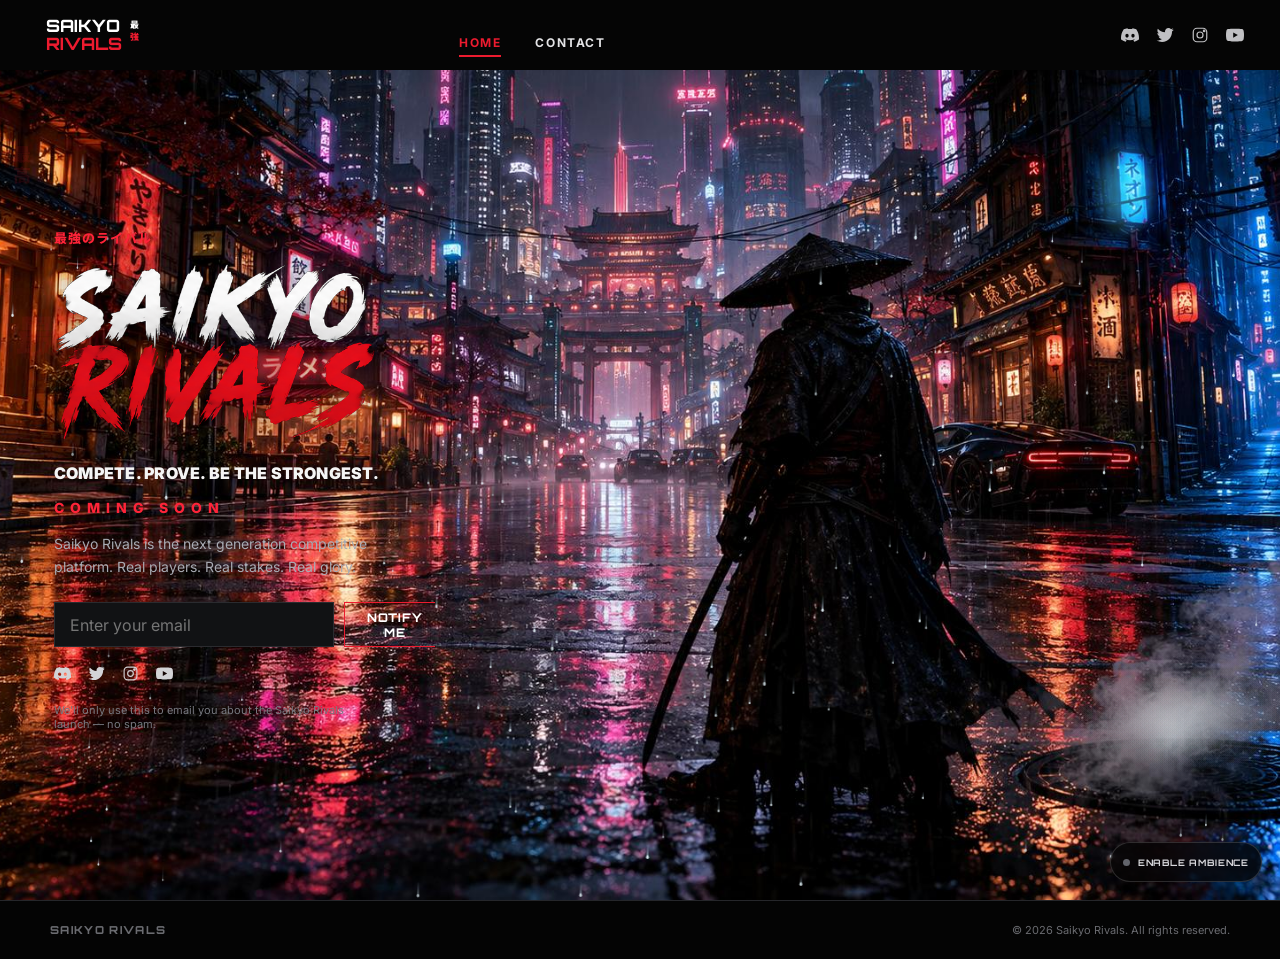
<file: index.html>
<!DOCTYPE html>
<html lang="en">
<head>
<meta name="google-site-verification" content="t-XnEfJI1fDgk562H7WZoyQpV3RBqhFiQuw1V41y5tQ" />

<meta charset="UTF-8">
<meta name="viewport" content="width=device-width,initial-scale=1.0">
<title>Saikyo Rivals — Coming Soon</title>
<link rel="icon" href="/favicon.ico" sizes="any">
<link rel="icon" type="image/png" sizes="32x32" href="/favicon-32x32.png">
<link rel="icon" type="image/png" sizes="16x16" href="/favicon-16x16.png">
<link rel="apple-touch-icon" sizes="180x180" href="/apple-touch-icon.png">
<meta name="description" content="Saikyo Rivals is the next generation competitive platform. Compete. Prove. Be the strongest.">
<link rel="canonical" href="https://saikyo-rivals.com/">
<meta property="og:type" content="website"><meta property="og:title" content="Saikyo Rivals — Coming Soon"><meta property="og:description" content="Compete. Prove. Be the strongest."><meta property="og:image" content="https://saikyo-rivals.com/hero-bg.jpg?v=4571c171"><meta property="og:url" content="https://saikyo-rivals.com/">
<link rel="preconnect" href="https://fonts.googleapis.com"><link rel="preconnect" href="https://fonts.gstatic.com" crossorigin>
<link href="https://fonts.googleapis.com/css2?family=Inter:wght@400;500;600;700;800;900&family=Noto+Sans+JP:wght@700;900&family=Orbitron:wght@600;700;800;900&display=swap" rel="stylesheet">
<style>
:root{--bg:#040404;--panel:#050505;--white:#f5f5f5;--muted:#9b9ca2;--red:#ed1b2f;--red2:#ff2439;--line:#25262a}
*{box-sizing:border-box}html,body{margin:0;min-height:100%;background:var(--bg);color:var(--white)}body{font-family:Inter,system-ui,sans-serif;overflow-x:hidden}a{color:inherit;text-decoration:none}button,input{font:inherit}
.page{min-height:100svh;background:#050505;position:relative;overflow:hidden}.topbar{height:70px;display:grid;grid-template-columns:34% 66%;align-items:center;position:relative;z-index:20;background:#050505}.brand-mini{padding-left:46px;display:flex;align-items:flex-start;gap:8px;font-family:Orbitron,sans-serif;font-weight:800;line-height:.88;font-size:17px}.brand-mini .words{display:flex;flex-direction:column}.brand-mini .saikyo{color:#fff}.brand-mini .rivals{color:var(--red);margin-top:3px}.brand-mini .jp{font-family:'Noto Sans JP',sans-serif;font-size:9px;line-height:1.35;color:#fff}.brand-mini .jp span{display:block;color:var(--red)}
.nav-wrap{height:100%;display:flex;align-items:center;justify-content:space-between;padding:0 36px 0 24px}.nav{display:flex;gap:34px;align-items:center}.nav a{font-size:12px;font-weight:700;letter-spacing:.13em;text-transform:uppercase;color:#e4e4e6;padding:25px 0 10px;position:relative}.nav a.active{color:var(--red)}.nav a.active:after{content:"";position:absolute;left:0;right:0;bottom:3px;height:2px;background:var(--red)}.social{display:flex;gap:17px}.social a{color:#d5d5d8;opacity:.9;display:flex}.social a:hover{color:var(--red2);opacity:1}.social svg{width:18px;height:18px}
.hero{min-height:calc(100svh - 70px);display:grid;grid-template-columns:34% 66%;position:relative}.left{background:transparent;position:relative;z-index:8;padding:0 54px;display:flex;flex-direction:column;justify-content:center;overflow:hidden}.kanji-side{position:absolute;left:9px;top:9%;font-family:'Noto Sans JP';writing-mode:vertical-rl;color:rgba(227,27,46,.12);font-weight:900;font-size:18px;letter-spacing:.12em}.kanji-big{position:absolute;left:15px;top:28%;font-family:'Noto Sans JP';color:rgba(227,27,46,.08);font-size:43px;font-weight:900}
.kicker{font-family:'Noto Sans JP';font-size:13px;letter-spacing:.08em;color:var(--red2);font-weight:800;margin:0 0 14px}.wordmark{width:min(445px,100%);display:block;margin:0 0 20px;filter:drop-shadow(0 7px 18px rgba(0,0,0,.42))}.tagline{font-weight:900;font-size:16px;letter-spacing:.015em;margin:0 0 16px}.coming{color:var(--red2);font-size:14px;letter-spacing:.43em;font-weight:800;margin:0 0 17px;text-transform:uppercase}.copy{font-size:14px;line-height:1.6;color:#a8abb3;max-width:425px;margin:0 0 24px}.notify{display:flex;gap:10px;max-width:420px}.notify input{height:45px;flex:1;background:#111214;border:1px solid #2a2b2f;color:#fff;padding:0 15px;outline:none}.notify input:focus{border-color:var(--red)}.notify button{height:45px;padding:0 22px;background:transparent;color:#fff;border:1px solid var(--red);font-family:Orbitron,sans-serif;font-size:12px;font-weight:800;letter-spacing:.06em;cursor:pointer}.notify button:hover{background:rgba(237,27,47,.13);box-shadow:0 0 18px rgba(237,27,47,.24)}.left-social{display:flex;gap:17px;margin-top:18px;color:#d3d3d6}.left-social span:hover,.left-social a:hover{color:var(--red2)}.left-social svg{width:17px;height:17px}.fine{font-size:11px;color:#777980;margin-top:17px}.success{display:none;font-size:12px;color:#d5d6d9;margin-top:12px;border-left:2px solid var(--red);padding-left:10px}.success.show{display:block}
.right{position:relative;overflow:hidden;background:#08090b}@media(min-width:981px){.left{grid-column:1;grid-row:1}.right{grid-column:1/-1;grid-row:1}}.photo{position:absolute;inset:0;width:100%;height:100%;object-fit:cover;object-position:56% 31%;transform:scale(1.004)}.scrim{position:absolute;inset:0;background:linear-gradient(90deg,rgba(5,5,5,.97) 0%,rgba(5,5,5,.84) 15%,rgba(5,5,5,.5) 30%,rgba(5,5,5,.12) 44%,rgba(5,5,5,0) 56%),linear-gradient(180deg,rgba(0,0,0,.06),rgba(0,0,0,.05) 62%,rgba(0,0,0,.2));pointer-events:none}.rain-canvas{position:absolute;inset:0;width:100%;height:100%;pointer-events:none;z-index:4}.mist{position:absolute;left:8%;right:8%;bottom:3%;height:17%;background:radial-gradient(ellipse at center,rgba(190,205,215,.12),transparent 70%);filter:blur(24px);z-index:3;animation:mist 11s ease-in-out infinite alternate}.reflection-shimmer{position:absolute;left:0;right:0;bottom:0;height:31%;z-index:5;pointer-events:none;background:linear-gradient(90deg,transparent 3%,rgba(255,32,68,.12) 18%,transparent 31%,rgba(67,176,255,.12) 46%,transparent 60%,rgba(255,16,74,.16) 78%,transparent 96%);mix-blend-mode:screen;filter:blur(6px);opacity:.65;animation:shimmer 3.6s ease-in-out infinite alternate}
.neon-layer{position:absolute;inset:0;pointer-events:none;z-index:6;overflow:hidden}
.neon-sign{position:absolute}
.neon-character{position:absolute;top:0;width:25%;height:100%;overflow:visible}
.neon-glow{position:absolute;inset:-8% -10%;will-change:opacity}
.neon-glow{opacity:.48;background:radial-gradient(ellipse at 50% 50%,var(--nc) 0%,var(--nc) 31%,transparent 76%);mix-blend-mode:screen;filter:blur(2px) brightness(1.2);transition:opacity 40ms linear}

.neon-sign--blue .neon-glow{inset:-12% -20%;opacity:.38;background:radial-gradient(ellipse at 50% 50%,var(--nc) 0%,var(--nc) 28%,transparent 74%);filter:blur(2px) brightness(1.15)}
.neon-sign--blue.is-flickering .neon-glow{animation:blueNeonFlicker 340ms steps(1,end)}
@keyframes blueNeonFlicker{0%{opacity:.38}10%{opacity:.05}18%{opacity:.43}28%{opacity:.08}36%{opacity:.46}47%{opacity:.03}54%{opacity:.41}63%{opacity:.10}72%{opacity:.35}100%{opacity:.38}}
.neon-character.is-off .neon-glow{opacity:0}.neon-character.is-off 
.neon-character.is-flickering .neon-glow{animation:neonElectricalFlicker 340ms steps(1,end)}
.neon-character.is-flickering 
@keyframes neonElectricalFlicker{0%{opacity:.48}10%{opacity:0}18%{opacity:.52}28%{opacity:.04}36%{opacity:.58}47%{opacity:0}54%{opacity:.54}63%{opacity:.08}72%{opacity:.46}100%{opacity:.48}}
10%,28%,47%{opacity:1}63%{opacity:.78}}
.hat-drips{position:absolute;z-index:7;left:48%;top:22%;width:28%;height:18%;pointer-events:none}.drip{position:absolute;width:3px;height:13px;border-radius:60% 60% 70% 70%;background:linear-gradient(180deg,rgba(225,244,255,.9),rgba(150,206,235,.22));filter:drop-shadow(0 0 4px rgba(190,230,255,.6));opacity:0}.drip:after{content:"";position:absolute;left:-1px;bottom:-4px;width:5px;height:5px;border-radius:50%;background:rgba(205,238,255,.75)}.d1{left:12%;top:40%;animation:drip 2.7s .2s infinite}.d2{left:32%;top:48%;animation:drip 3.1s 1.1s infinite}.d3{left:53%;top:47%;animation:drip 2.5s 1.8s infinite}.d4{left:75%;top:36%;animation:drip 3.4s .7s infinite}.d5{left:91%;top:25%;animation:drip 2.9s 2s infinite}
@keyframes shimmer{0%{transform:translateX(-1%) scaleY(.96);opacity:.48}100%{transform:translateX(1.5%) scaleY(1.05);opacity:.78}}@keyframes mist{from{transform:translateX(-2%);opacity:.18}to{transform:translateX(4%);opacity:.3}}@keyframes drip{0%,66%{opacity:0;transform:translateY(0) scaleY(.5)}69%{opacity:.9}86%{opacity:.78;transform:translateY(34px) scaleY(1.2)}100%{opacity:0;transform:translateY(48px) scaleY(.8)}}@keyframes flickerA{0%,3%,6%,8%,53%,55%,100%{opacity:.95}4%,7%,54%{opacity:.25}57%{opacity:.6}}@keyframes flickerB{0%,62%,65%,68%,100%{opacity:.9}63%,67%{opacity:.2}69%{opacity:.55}}@keyframes flickerC{0%,74%,77%,100%{opacity:.55}75%{opacity:.1}78%{opacity:.4}}
@media(max-width:980px){.topbar{grid-template-columns:1fr;height:66px}.brand-mini{padding-left:22px}.nav-wrap{display:none}.hero{grid-template-columns:1fr;min-height:auto}.left{min-height:58svh;padding:44px 24px 48px}.left:after{display:none}.right{height:58svh}.wordmark{width:min(430px,92vw)}.kanji-side,.kanji-big{display:none}.hat-drips{left:47%;top:22%;width:34%}}
@media(max-width:620px){.left{padding-top:34px}.notify{flex-direction:column}.notify button{width:100%}.tagline{font-size:14px}.right{height:52svh}.hat-drips{left:44%;width:39%}}
.lightning-flash{position:absolute;inset:0;z-index:6;pointer-events:none;opacity:0;mix-blend-mode:screen;background:radial-gradient(circle at 76% 15%,rgba(225,237,255,.42),rgba(205,224,255,.16) 26%,transparent 52%),linear-gradient(180deg,rgba(228,239,255,.19),rgba(202,220,252,.075) 38%,transparent 72%),linear-gradient(90deg,transparent 42%,rgba(195,218,255,.055) 62%,rgba(220,234,255,.11) 100%);will-change:opacity}
.lightning-flash.is-flashing{animation:saikyoLightning .56s ease-out both}
.lightning-flash.is-double{animation:saikyoLightningDouble .88s ease-out both}
@keyframes saikyoLightning{0%,100%{opacity:0}6%{opacity:.16}12%{opacity:.42}19%{opacity:.12}28%{opacity:.25}42%{opacity:.06}}
@keyframes saikyoLightningDouble{0%,100%{opacity:0}5%{opacity:.14}11%{opacity:.38}20%{opacity:.08}31%{opacity:0}43%{opacity:.12}50%{opacity:.30}60%{opacity:.07}74%{opacity:0}}
@media(prefers-reduced-motion:reduce){.reflection-shimmer,.mist,.drip{animation:none}.rain-canvas{opacity:.55}.lightning-flash{opacity:.85}.neon-layer{opacity:.72}}
.strip{position:relative;background:#050505;overflow:hidden;padding:70px 40px 60px}.strip-glow{position:absolute;left:50%;top:0;width:900px;height:340px;transform:translateX(-50%);background:radial-gradient(ellipse at 50% 0%,rgba(255,36,57,.35),rgba(255,36,57,.08) 45%,transparent 75%);pointer-events:none}
.strip-kanji{position:absolute;top:50%;transform:translateY(-50%);font-family:'Noto Sans JP';writing-mode:vertical-rl;font-weight:900;letter-spacing:.1em;color:rgba(227,27,46,.1);pointer-events:none;user-select:none}.strip-kanji-l{left:14px;font-size:88px;width:1.1em;height:2.2em}.strip-kanji-r{right:14px;font-size:58px;width:1.1em;height:3.2em}
.strip-inner{max-width:1180px;margin:0 auto;display:grid;grid-template-columns:repeat(4,1fr);position:relative;z-index:2}
.strip-item{padding:0 28px;text-align:center;position:relative}.strip-item+.strip-item:before{content:"";position:absolute;left:0;top:6px;bottom:6px;width:1px;background:var(--line)}
.strip-icon{width:64px;height:64px;color:var(--red2);margin:0 auto 16px;display:block}
.strip-item h3{margin:0 0 8px;font-size:14px;font-weight:800;letter-spacing:.09em;text-transform:uppercase;color:#fff}
.strip-item p{margin:0;font-size:12.5px;line-height:1.55;color:var(--muted)}
@media(max-width:820px){.strip{padding:44px 24px}.strip-inner{grid-template-columns:1fr 1fr;row-gap:34px}.strip-item+.strip-item:before{display:none}.strip-kanji{display:none}}
@media(max-width:480px){.strip-inner{grid-template-columns:1fr}}

.manhole-steam{position:absolute;left:64.1%;top:73.5%;width:11%;height:18%;z-index:7;pointer-events:none;overflow:visible;filter:blur(.2px)}
.steam-wisp{position:absolute;bottom:0;left:50%;width:32%;height:70%;opacity:0;border-radius:50%;background:radial-gradient(ellipse at 50% 75%,rgba(220,232,236,.24) 0%,rgba(202,218,224,.14) 30%,rgba(185,204,211,.06) 52%,transparent 74%);filter:blur(7px);mix-blend-mode:screen;transform-origin:50% 100%;will-change:transform,opacity}
.steam-wisp.s1{margin-left:-28%;animation:steamRiseA 5.8s ease-out infinite}
.steam-wisp.s2{margin-left:-4%;width:27%;height:62%;animation:steamRiseB 6.7s 1.8s ease-out infinite}
.steam-wisp.s3{margin-left:-40%;width:24%;height:58%;animation:steamRiseC 7.4s 3.7s ease-out infinite}
@keyframes steamRiseA{0%,12%{opacity:0;transform:translate3d(0,8%,0) scale(.62,.45)}22%{opacity:.34}62%{opacity:.18;transform:translate3d(-18%,-48%,0) scale(1.05,1.3)}100%{opacity:0;transform:translate3d(18%,-108%,0) scale(1.45,1.8)}}
@keyframes steamRiseB{0%,10%{opacity:0;transform:translate3d(0,10%,0) scale(.55,.42)}24%{opacity:.28}64%{opacity:.16;transform:translate3d(22%,-52%,0) scale(1.08,1.34)}100%{opacity:0;transform:translate3d(-12%,-112%,0) scale(1.5,1.9)}}
@keyframes steamRiseC{0%,14%{opacity:0;transform:translate3d(0,8%,0) scale(.58,.44)}28%{opacity:.24}66%{opacity:.14;transform:translate3d(-12%,-46%,0) scale(1.02,1.28)}100%{opacity:0;transform:translate3d(24%,-102%,0) scale(1.42,1.76)}}
@media(prefers-reduced-motion:reduce){.steam-wisp{animation:none!important;opacity:.08}}
.site-footer{background:#040404;border-top:1px solid var(--line);padding:22px 40px}
.footer-inner{max-width:1180px;margin:0 auto;display:flex;justify-content:space-between;align-items:center;flex-wrap:wrap;gap:10px}
.footer-brand{font-family:Orbitron,sans-serif;font-weight:800;font-size:11px;letter-spacing:.12em;color:#6a6b70}
.footer-copy{font-size:11px;color:#6a6b70}
@media(max-width:480px){.footer-inner{flex-direction:column;text-align:center}}

</style>
<link rel="stylesheet" href="smoke-v2.css">
<link rel="stylesheet" href="ambient.css">
<link rel="preload" as="image" href="/contact-background-clean.webp?v=d5654cda">
</head>
<body>
<div class="page">
<header class="topbar">
<a class="brand-mini" href="/" aria-label="Saikyo Rivals home"><span class="words"><span class="saikyo">SAIKYO</span><span class="rivals">RIVALS</span></span><span class="jp">最<span>強</span></span></a>
<div class="nav-wrap"><nav class="nav" aria-label="Main navigation"><a class="active" href="/" aria-current="page">Home</a><a href="/contact.html?scene=v7&art=d5654cda">Contact</a></nav><div class="social"><a href="#" aria-label="Discord"><svg viewBox="0 0 24 24" fill="currentColor"><path d="M20.317 4.369a19.79 19.79 0 0 0-4.885-1.515.074.074 0 0 0-.079.037c-.21.375-.444.864-.608 1.25a18.27 18.27 0 0 0-5.487 0 12.64 12.64 0 0 0-.617-1.25.077.077 0 0 0-.079-.037A19.736 19.736 0 0 0 3.677 4.37a.07.07 0 0 0-.032.027C.533 9.045-.32 13.579.099 18.057a.082.082 0 0 0 .031.056 19.9 19.9 0 0 0 5.993 3.03.078.078 0 0 0 .084-.028c.462-.63.874-1.295 1.226-1.994a.076.076 0 0 0-.041-.106 13.1 13.1 0 0 1-1.872-.892.077.077 0 0 1-.008-.128c.126-.094.252-.192.372-.291a.074.074 0 0 1 .077-.01c3.928 1.793 8.18 1.793 12.061 0a.073.073 0 0 1 .078.01c.12.099.246.198.373.292a.077.077 0 0 1-.006.127 12.3 12.3 0 0 1-1.873.892.076.076 0 0 0-.04.107c.36.698.772 1.362 1.225 1.993a.076.076 0 0 0 .084.028 19.84 19.84 0 0 0 6.002-3.03.077.077 0 0 0 .032-.055c.5-5.177-.838-9.673-3.548-13.66a.06.06 0 0 0-.031-.028ZM8.02 15.331c-1.182 0-2.157-1.085-2.157-2.419 0-1.333.955-2.418 2.157-2.418 1.211 0 2.176 1.094 2.157 2.418 0 1.334-.955 2.419-2.157 2.419Zm7.974 0c-1.183 0-2.157-1.085-2.157-2.419 0-1.333.955-2.418 2.157-2.418 1.21 0 2.176 1.094 2.157 2.418 0 1.334-.946 2.419-2.157 2.419Z"/></svg></a><a href="https://x.com/saikyorivals" target="_blank" rel="noopener" aria-label="X"><svg viewBox="0 0 24 24" fill="currentColor"><path d="M23.643 4.937c-.835.37-1.732.62-2.675.733.962-.576 1.7-1.49 2.048-2.578-.9.534-1.897.922-2.958 1.13-.85-.904-2.06-1.47-3.4-1.47-2.572 0-4.658 2.086-4.658 4.66 0 .364.042.718.12 1.06-3.873-.195-7.304-2.05-9.602-4.868-.4.69-.63 1.49-.63 2.342 0 1.616.823 3.043 2.072 3.878-.764-.025-1.482-.234-2.11-.583v.06c0 2.257 1.605 4.14 3.737 4.568-.392.106-.803.162-1.227.162-.3 0-.593-.028-.877-.082.593 1.85 2.313 3.198 4.352 3.234-1.595 1.25-3.604 1.995-5.786 1.995-.376 0-.747-.022-1.112-.065 2.062 1.323 4.51 2.093 7.14 2.093 8.57 0 13.255-7.098 13.255-13.254 0-.2-.005-.402-.014-.602.91-.658 1.7-1.477 2.323-2.41z"/></svg></a><a href="https://instagram.com/saikyorivals" target="_blank" rel="noopener" aria-label="Instagram"><svg viewBox="0 0 24 24" fill="none" stroke="currentColor" stroke-width="1.6"><rect x="3" y="3" width="18" height="18" rx="5"/><circle cx="12" cy="12" r="4"/><circle cx="17.5" cy="6.5" r="1"/></svg></a><a href="#" aria-label="YouTube"><svg viewBox="0 0 24 24" fill="currentColor"><path d="M23.5 6.2a3 3 0 0 0-2.1-2.1C19.6 3.5 12 3.5 12 3.5s-7.6 0-9.4.6A3 3 0 0 0 .5 6.2 31.6 31.6 0 0 0 0 12a31.6 31.6 0 0 0 .5 5.8 3 3 0 0 0 2.1 2.1c1.8.6 9.4.6 9.4.6s7.6 0 9.4-.6a3 3 0 0 0 2.1-2.1A31.6 31.6 0 0 0 24 12a31.6 31.6 0 0 0-.5-5.8ZM9.6 15.5V8.5L15.8 12l-6.2 3.5Z"/></svg></a></div></div>
</header>
<main class="hero">
<section class="left">
<div class="kanji-side">最高</div><div class="kanji-big">最</div>
<p class="kicker">最強のライバル</p>
<img class="wordmark" src="wordmark.png" alt="Saikyo Rivals">
<p class="tagline">COMPETE. PROVE. BE THE STRONGEST.</p>
<p class="coming">COMING SOON</p>
<p class="copy">Saikyo Rivals is the next generation competitive platform. Real players. Real stakes. Real glory.</p>
<form class="notify" id="notifyForm"><input id="emailInput" type="email" autocomplete="email" placeholder="Enter your email" aria-label="Email address" required><button type="submit">NOTIFY ME</button></form>
<div class="left-social"><span><svg viewBox="0 0 24 24" fill="currentColor"><path d="M20.317 4.369a19.79 19.79 0 0 0-4.885-1.515.074.074 0 0 0-.079.037c-.21.375-.444.864-.608 1.25a18.27 18.27 0 0 0-5.487 0 12.64 12.64 0 0 0-.617-1.25.077.077 0 0 0-.079-.037A19.736 19.736 0 0 0 3.677 4.37a.07.07 0 0 0-.032.027C.533 9.045-.32 13.579.099 18.057a.082.082 0 0 0 .031.056 19.9 19.9 0 0 0 5.993 3.03.078.078 0 0 0 .084-.028c.462-.63.874-1.295 1.226-1.994a.076.076 0 0 0-.041-.106 13.1 13.1 0 0 1-1.872-.892.077.077 0 0 1-.008-.128c.126-.094.252-.192.372-.291a.074.074 0 0 1 .077-.01c3.928 1.793 8.18 1.793 12.061 0a.073.073 0 0 1 .078.01c.12.099.246.198.373.292a.077.077 0 0 1-.006.127 12.3 12.3 0 0 1-1.873.892.076.076 0 0 0-.04.107c.36.698.772 1.362 1.225 1.993a.076.076 0 0 0 .084.028 19.84 19.84 0 0 0 6.002-3.03.077.077 0 0 0 .032-.055c.5-5.177-.838-9.673-3.548-13.66a.06.06 0 0 0-.031-.028ZM8.02 15.331c-1.182 0-2.157-1.085-2.157-2.419 0-1.333.955-2.418 2.157-2.418 1.211 0 2.176 1.094 2.157 2.418 0 1.334-.955 2.419-2.157 2.419Zm7.974 0c-1.183 0-2.157-1.085-2.157-2.419 0-1.333.955-2.418 2.157-2.418 1.21 0 2.176 1.094 2.157 2.418 0 1.334-.946 2.419-2.157 2.419Z"/></svg></span><a href="https://x.com/saikyorivals" target="_blank" rel="noopener" aria-label="X"><svg viewBox="0 0 24 24" fill="currentColor"><path d="M23.643 4.937c-.835.37-1.732.62-2.675.733.962-.576 1.7-1.49 2.048-2.578-.9.534-1.897.922-2.958 1.13-.85-.904-2.06-1.47-3.4-1.47-2.572 0-4.658 2.086-4.658 4.66 0 .364.042.718.12 1.06-3.873-.195-7.304-2.05-9.602-4.868-.4.69-.63 1.49-.63 2.342 0 1.616.823 3.043 2.072 3.878-.764-.025-1.482-.234-2.11-.583v.06c0 2.257 1.605 4.14 3.737 4.568-.392.106-.803.162-1.227.162-.3 0-.593-.028-.877-.082.593 1.85 2.313 3.198 4.352 3.234-1.595 1.25-3.604 1.995-5.786 1.995-.376 0-.747-.022-1.112-.065 2.062 1.323 4.51 2.093 7.14 2.093 8.57 0 13.255-7.098 13.255-13.254 0-.2-.005-.402-.014-.602.91-.658 1.7-1.477 2.323-2.41z"/></svg></a><a href="https://instagram.com/saikyorivals" target="_blank" rel="noopener" aria-label="Instagram"><svg viewBox="0 0 24 24" fill="none" stroke="currentColor" stroke-width="1.6"><rect x="3" y="3" width="18" height="18" rx="5"/><circle cx="12" cy="12" r="4"/><circle cx="17.5" cy="6.5" r="1"/></svg></a><span><svg viewBox="0 0 24 24" fill="currentColor"><path d="M23.5 6.2a3 3 0 0 0-2.1-2.1C19.6 3.5 12 3.5 12 3.5s-7.6 0-9.4.6A3 3 0 0 0 .5 6.2 31.6 31.6 0 0 0 0 12a31.6 31.6 0 0 0 .5 5.8 3 3 0 0 0 2.1 2.1c1.8.6 9.4.6 9.4.6s7.6 0 9.4-.6a3 3 0 0 0 2.1-2.1A31.6 31.6 0 0 0 24 12a31.6 31.6 0 0 0-.5-5.8ZM9.6 15.5V8.5L15.8 12l-6.2 3.5Z"/></svg></span></div>
<p class="fine">We'll only use this to email you about the Saikyo Rivals launch — no spam.</p>
<p class="success" id="formSuccess">Thanks — you're on the list! We'll email you when Saikyo Rivals launches.</p>
</section>
<section class="right" aria-label="Rain-soaked Neo-Tokyo street with a lone ronin">
<img class="photo" src="hero-bg.jpg?v=4571c171" alt="A silhouetted ronin in a rain-soaked neon city street">
<div class="neon-layer" aria-hidden="true">
<div class="neon-sign neon-sign--blue" data-neon="blue-japanese" data-effect="blue-flicker" data-sx="81.95" data-sy="9.75" data-sw="3.15" data-sh="9.55" style="--nc:#52cfff"><span class="neon-glow"></span></div>
<div class="neon-sign neon-sign--red" data-neon="red-ramen" data-sx="24.15" data-sy="33.35" data-sw="7.10" data-sh="4.35" style="--nc:#ff3a45">
    <span class="neon-character" style="left:0%"><span class="neon-glow"></span></span>
    <span class="neon-character" style="left:25%"><span class="neon-glow"></span></span>
    <span class="neon-character" style="left:50%"><span class="neon-glow"></span></span>
    <span class="neon-character" style="left:75%"><span class="neon-glow"></span></span>
  </div>
</div>

<div class="hat-drips" aria-hidden="true"><i class="drip d1"></i><i class="drip d2"></i><i class="drip d3"></i><i class="drip d4"></i><i class="drip d5"></i></div>
<div class="lightning-flash" aria-hidden="true"></div>
<div class="manhole-steam" aria-hidden="true"><i class="steam-wisp s1"></i><i class="steam-wisp s2"></i><i class="steam-wisp s3"></i></div>
<canvas id="rainCanvas" class="rain-canvas" aria-hidden="true"></canvas>
<button id="ambientSoundToggle" class="sound-toggle" type="button" aria-pressed="false"><span class="sound-dot" aria-hidden="true"></span><span class="sound-label">Enable ambience</span></button>
</section>
</main>
</div>
<footer class="site-footer">
<div class="footer-inner">
<span class="footer-brand">SAIKYO RIVALS</span>
<span class="footer-copy">© <span id="year">2026</span> Saikyo Rivals. All rights reserved.</span>
</div>
</footer>
<script>
document.getElementById('year').textContent=new Date().getFullYear();
const form=document.getElementById('notifyForm'),success=document.getElementById('formSuccess'),emailInput=document.getElementById('emailInput'),notifyBtn=form.querySelector('button');const NOTIFY_URL='https://script.google.com/macros/s/AKfycbyeswUX3bjvkjU8Dl_DephK_klTOfjk7kUVhUxCraN10cBIfr-KHHYQ0Ab0NCW-UrZpbw/exec';form.addEventListener('submit',e=>{e.preventDefault();const email=emailInput.value.trim();if(!email)return;notifyBtn.disabled=true;fetch(NOTIFY_URL,{method:'POST',body:new URLSearchParams({email})}).then(r=>r.json()).then(data=>{if(data.result==='success'){success.textContent="Thanks — you're on the list! We'll email you when Saikyo Rivals launches.";success.classList.add('show');form.reset();}else{success.textContent='Something went wrong — please try again.';success.classList.add('show');}}).catch(()=>{success.textContent='Something went wrong — please check your connection and try again.';success.classList.add('show');}).finally(()=>{notifyBtn.disabled=false;});});
const reduced=false;
if(!reduced){
const rain=document.getElementById('rainCanvas'),rc=rain.getContext('2d');let W=0,H=0,dpr=1,drops=[];
function resize(){const r=rain.getBoundingClientRect();dpr=Math.min(window.devicePixelRatio||1,2);W=r.width;H=r.height;rain.width=W*dpr;rain.height=H*dpr;rain.style.width=W+'px';rain.style.height=H+'px';rc.setTransform(dpr,0,0,dpr,0,0);drops=Array.from({length:Math.max(120,Math.round(W/7))},()=>makeDrop(true));}
function makeDrop(initial=false){return{x:Math.random()*W,y:initial?Math.random()*H:-20-Math.random()*H*.25,len:5+Math.random()*12,w:.7+Math.random()*1.3,s:300+Math.random()*520,alpha:.18+Math.random()*.52,wind:-22-Math.random()*18};}
let last=performance.now();function frame(now){const dt=Math.min((now-last)/1000,.035);last=now;rc.clearRect(0,0,W,H);
for(let i=0;i<drops.length;i++){let d=drops[i];d.y+=d.s*dt;d.x+=d.wind*dt;if(d.y>H){drops[i]=makeDrop(false);d=drops[i]}if(d.x<-20)d.x=W+10;
const g=rc.createLinearGradient(d.x,d.y-d.len,d.x,d.y);g.addColorStop(0,'rgba(190,225,245,0)');g.addColorStop(.55,`rgba(210,238,255,${d.alpha*.45})`);g.addColorStop(1,`rgba(230,248,255,${d.alpha})`);rc.strokeStyle=g;rc.lineWidth=d.w;rc.lineCap='round';rc.beginPath();rc.moveTo(d.x-d.wind*.012,d.y-d.len);rc.lineTo(d.x,d.y);rc.stroke();rc.fillStyle=`rgba(235,250,255,${Math.min(.8,d.alpha+.18)})`;rc.beginPath();rc.ellipse(d.x,d.y,Math.max(.8,d.w*.75),Math.max(1.2,d.w),0,0,Math.PI*2);rc.fill();}
requestAnimationFrame(frame)}resize();window.addEventListener('resize',resize);requestAnimationFrame(frame);
}
</script>
<script>
(() => {
  const flash = document.querySelector('.right .lightning-flash');
  if (!flash) return;
  let timer = 0, resetTimer = 0;
  const flashNow = () => {
    if (document.hidden) return;
    flash.classList.remove('is-flashing','is-double');
    void flash.offsetWidth;
    flash.classList.add(Math.random() < .32 ? 'is-double' : 'is-flashing');
    window.clearTimeout(resetTimer);
    resetTimer = window.setTimeout(() => flash.classList.remove('is-flashing','is-double'), 950);
  };
  document.addEventListener('saikyo-thunder', flashNow);
  const schedule = () => {
    const delay = 9000 + Math.random() * 15000;
    timer = window.setTimeout(() => {
      const thunderPlayed = window.saikyoAmbient?.thunder?.() === true;
      if (!thunderPlayed) flashNow();
      schedule();
    }, delay);
  };
  schedule();
  window.addEventListener('pagehide', () => {
    window.clearTimeout(timer);
    window.clearTimeout(resetTimer);
    document.removeEventListener('saikyo-thunder', flashNow);
  }, {once:true});
})();
</script>
<script>
(() => {
  const stage=document.querySelector('.right'),photo=document.querySelector('.photo'),layer=document.querySelector('.neon-layer');
  if(!stage||!photo||!layer)return;
  const signs=[...layer.querySelectorAll('[data-neon]')];
  const OBJ_POS_X=.56,OBJ_POS_Y=.31,IMG_SCALE=1.004;
  function layoutNeon(){
    const cw=stage.clientWidth,ch=stage.clientHeight,iw=photo.naturalWidth,ih=photo.naturalHeight;
    if(!cw||!ch||!iw||!ih)return;
    const scale=Math.max(cw/iw,ch/ih)*IMG_SCALE,dw=iw*scale,dh=ih*scale;
    const offsetX=(cw-dw)*OBJ_POS_X,offsetY=(ch-dh)*OBJ_POS_Y;
    signs.forEach(el=>{
      const sx=parseFloat(el.dataset.sx)/100,sy=parseFloat(el.dataset.sy)/100,sw=parseFloat(el.dataset.sw)/100,sh=parseFloat(el.dataset.sh)/100;
      const signLeft=offsetX+sx*dw,signTop=offsetY+sy*dh,signWidth=sw*dw,signHeight=sh*dh;
      el.style.left=signLeft+'px';el.style.top=signTop+'px';el.style.width=signWidth+'px';el.style.height=signHeight+'px';
    });
  }
  const relayoutNeon=()=>requestAnimationFrame(()=>requestAnimationFrame(layoutNeon));
  if(photo.complete&&photo.naturalWidth)relayoutNeon();else photo.addEventListener('load',relayoutNeon,{once:true});
  window.addEventListener('resize',relayoutNeon);
  window.addEventListener('orientationchange',relayoutNeon);
  window.visualViewport?.addEventListener('resize',relayoutNeon);
  document.addEventListener('visibilitychange',relayoutNeon);
  const wait=ms=>new Promise(r=>setTimeout(r,ms));
  const random=(min,max)=>Math.floor(Math.random()*(max-min+1))+min;
  function pickCharacters(el,count){
    const pool=[...el.querySelectorAll('.neon-character')],picked=[];
    while(pool.length&&picked.length<count)picked.push(pool.splice(random(0,pool.length-1),1)[0]);
    return picked;
  }
  async function characterFailure(el,count){
    const targets=pickCharacters(el,count);
    if(!targets.length)return;
    window.saikyoAmbient?.neon?.('flicker');
    targets.forEach(char=>char.classList.add('is-flickering'));
    await wait(340);
    targets.forEach(char=>char.classList.remove('is-flickering'));
    window.saikyoAmbient?.neon?.('off');
    targets.forEach(char=>char.classList.add('is-off'));
    await wait(random(500,1450));
    window.saikyoAmbient?.neon?.('ignite');
    targets.forEach(char=>char.classList.remove('is-off'));
  }
  async function wholeFailure(el){
    const targets=[...el.querySelectorAll('.neon-character')];
    window.saikyoAmbient?.neon?.('flicker');
    targets.forEach(char=>char.classList.add('is-flickering'));
    await wait(320);
    targets.forEach(char=>char.classList.remove('is-flickering'));
    window.saikyoAmbient?.neon?.('off');
    targets.forEach(char=>char.classList.add('is-off'));
    await wait(random(750,1850));
    window.saikyoAmbient?.neon?.('ignite');
    targets.forEach(char=>char.classList.remove('is-off'));
    await wait(90);
    targets.forEach(char=>char.classList.add('is-off'));
    await wait(70);
    targets.forEach(char=>char.classList.remove('is-off'));
  }
  async function blueFlicker(el){
    window.saikyoAmbient?.neon?.('flicker');
    el.classList.add('is-flickering');
    await wait(340);
    el.classList.remove('is-flickering');
  }
  function schedule(el){
    const isBlue=el.dataset.effect==='blue-flicker';
    let firstRun=true;
    const run=async()=>{
      await wait(isBlue
        ?(firstRun?random(1200,2400):random(6000,14000))
        :(firstRun?random(2200,4200):random(9000,24000)));
      firstRun=false;
      if(document.hidden)return run();
      if(isBlue)await blueFlicker(el);
      else{
        const roll=Math.random();
        if(roll<.65)await characterFailure(el,1);
        else if(roll<.90)await characterFailure(el,2);
        else await wholeFailure(el);
      }
      run();
    };
    run();
  }
  signs.forEach(schedule);
})();
</script>
<script src="ambient.js?v=11" defer></script>
<script src="smoke.js?v=10" defer></script>
<style>
/* Travel toward East Alley, then blend into its ACTUAL new destination image. */
#contact-travel{
  position:fixed;inset:0;z-index:999;background:#03060b url('/hero-bg.jpg?v=4571c171') center/cover no-repeat;
  pointer-events:none;opacity:0;transform:scale(1);transform-origin:76% 54%;
  transition:transform .87s cubic-bezier(.19,.8,.22,1),opacity .2s ease;
}
#contact-travel.is-travelling{opacity:1;transform:scale(3.3)}
#contact-arrival{
  position:fixed;inset:0;z-index:1000;pointer-events:none;opacity:0;
  background-color:#07111d;background-image:var(--saikyo-contact-art,url('/contact-background-clean.webp?v=d5654cda'));background-position:52% 48%;background-size:cover;background-repeat:no-repeat;
  transition:opacity .43s ease;
}
#contact-arrival.is-arriving{opacity:1}
#contact-travel:after{
  content:"EAST ALLEY  /  COMMUNICATIONS";position:absolute;left:64%;top:43%;
  padding:9px 13px;color:#ff98b2;font:800 13px/1.3 Orbitron,sans-serif;letter-spacing:.13em;
  border:1px solid rgba(255,87,132,.7);background:rgba(7,3,15,.75);box-shadow:0 0 38px rgba(255,46,111,.48);
}
@media(max-width:980px){
  .topbar{height:auto;min-height:66px;display:flex;flex-wrap:wrap;gap:8px;padding:12px 18px}
  .brand-mini{padding-left:0}
  .nav-wrap{display:flex;justify-content:flex-start;width:100%;height:auto;padding:0}
  .nav{gap:28px}.nav a{padding:10px 0}
  .social{display:none}
}
@media(prefers-reduced-motion:reduce){#contact-travel,#contact-arrival{display:none!important}}
</style>
<div id="contact-travel" aria-hidden="true"></div>
<div id="contact-arrival" aria-hidden="true"></div>
<script>
(() => {
  const link = document.querySelector('nav a[href^="/contact.html"]');
  const travel = document.getElementById('contact-travel');
  const arrival = document.getElementById('contact-arrival');
  if (!link || !travel || !arrival) return;

  const destinationUrl = '/contact-background-clean.webp?v=d5654cda';
  const destination = new Image();
  destination.decoding = 'async';

  const destinationReady = new Promise((resolve) => {
    let settled = false;
    const finish = (ok) => {
      if (settled) return;
      settled = true;
      resolve(ok);
    };
    destination.onload = async () => {
      try {
        if (destination.decode) await destination.decode();
      } catch (_) {}
      finish(true);
    };
    destination.onerror = () => finish(false);
    destination.src = destinationUrl;
    if (destination.complete && destination.naturalWidth) {
      Promise.resolve(destination.decode ? destination.decode().catch(() => {}) : undefined)
        .then(() => finish(true));
    }
  });

  const wait = (ms) => new Promise((resolve) => window.setTimeout(resolve, ms));

  link.addEventListener('click', async (event) => {
    if (event.button || event.metaKey || event.ctrlKey || event.shiftKey || event.altKey ||
        window.matchMedia('(prefers-reduced-motion: reduce)').matches) return;

    event.preventDefault();
    travel.classList.add('is-travelling');

    // Do not reveal or enter Contact until the approved East Alley image is
    // genuinely available in this browser. A timeout prevents a dead-end if
    // the network request itself fails.
    const [, imageReady] = await Promise.all([
      wait(560),
      Promise.race([destinationReady, wait(4000).then(() => false)])
    ]);

    if (imageReady) {
      arrival.style.backgroundImage = 'url("' + destinationUrl + '")';
      arrival.classList.add('is-arriving');
      await wait(430);
    }

    window.location.assign(link.href);
  });
})();
</script>
</body></html>
</file>
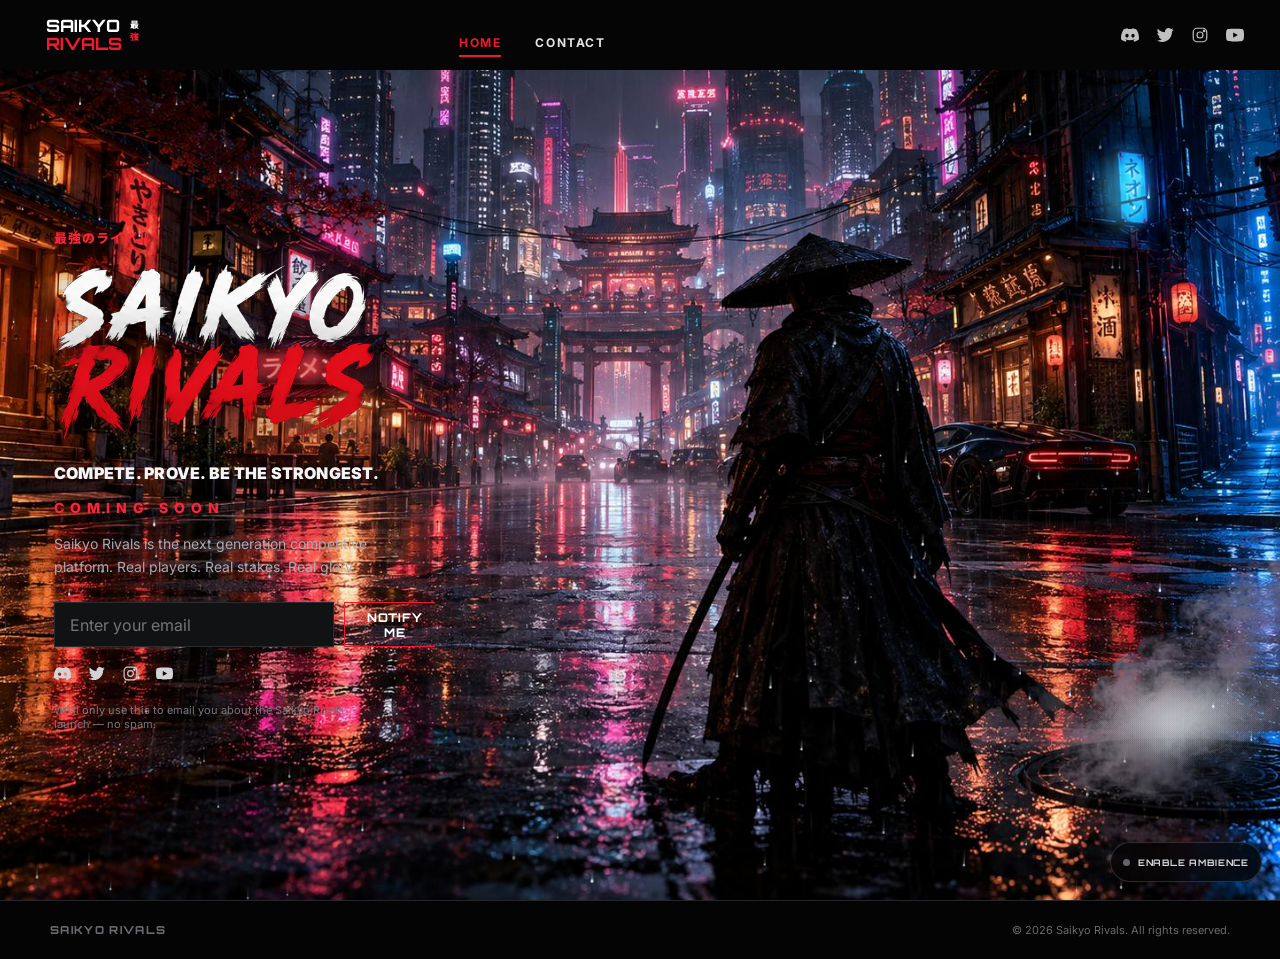
<file: about.html>
<!DOCTYPE html>
<html lang="en">
<head>
<meta charset="UTF-8">
<meta name="viewport" content="width=device-width,initial-scale=1.0">
<meta name="robots" content="noindex,nofollow">
<meta http-equiv="refresh" content="0;url=https://saikyo-rivals.com/">
<link rel="canonical" href="https://saikyo-rivals.com/">
<title>Saikyo Rivals — Coming Soon</title>
<script>location.replace("/");</script>
</head>
<body><p>The About page is unavailable until launch. <a href="/">Return to Saikyo Rivals</a>.</p></body>
</html>
</file>
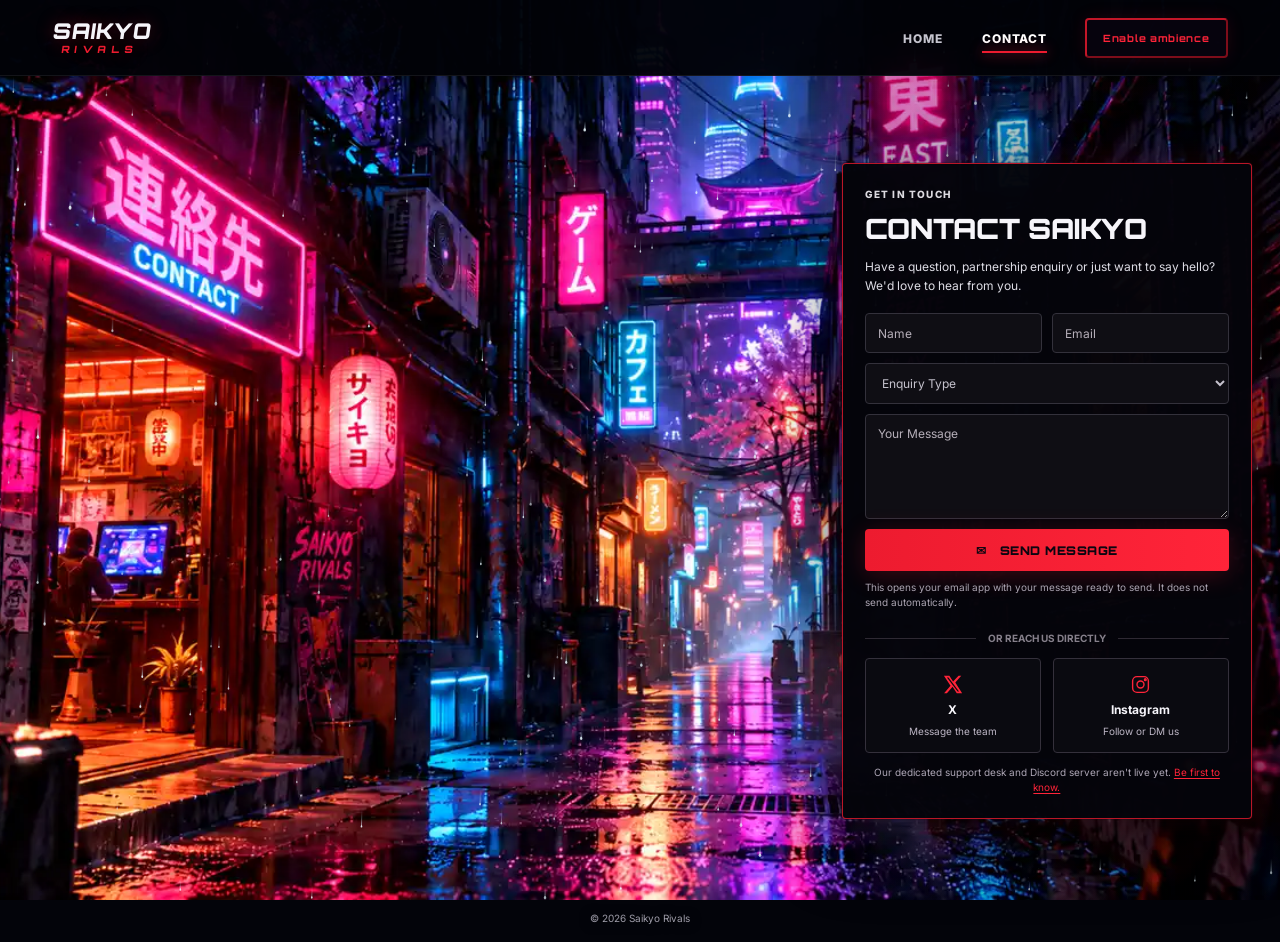
<file: contact.html>
<!DOCTYPE html>
<html lang="en">
<head>
<meta charset="UTF-8">
<meta name="contact-scene-revision" content="approved-clean-v6">
<meta name="viewport" content="width=device-width,initial-scale=1.0">
<title>Contact — Saikyo Rivals</title>
<meta name="description" content="Visit the Saikyo Rivals neon-lit East Alley and contact us through our pre-launch channels.">
<link rel="canonical" href="https://saikyo-rivals.com/contact.html">
<meta property="og:title" content="Contact — Saikyo Rivals">
<meta property="og:description" content="Reach Saikyo Rivals from the East Alley communications district.">
<meta property="og:image" content="https://saikyo-rivals.com/contact-background-clean.webp?v=d5654cda">
<link rel="icon" href="/favicon.ico" sizes="any">
<link rel="preload" href="/contact-background-clean.webp?v=d5654cda" as="image" type="image/webp">
<link rel="preconnect" href="https://fonts.googleapis.com">
<link rel="preconnect" href="https://fonts.gstatic.com" crossorigin>
<link href="https://fonts.googleapis.com/css2?family=Inter:wght@400;500;600;700;800;900&family=Orbitron:wght@500;600;700;800;900&family=Noto+Sans+JP:wght@700;900&display=swap" rel="stylesheet">
<link rel="stylesheet" href="/ambient.css?v=8">
<style>
:root{--red:#ed1b2f;--red2:#ff2439;--cyan:#71d9ff;--text:#f6f5fa}
*{box-sizing:border-box}
html,body{margin:0;min-height:100%;background:#03040a;color:var(--text)}
/* The illustration is a permanent scene, independent of arrival animation. */
body{isolation:isolate;background:transparent}
body::before{content:"";position:fixed;inset:0;z-index:0;pointer-events:none;background-color:#03040a;background-image:var(--saikyo-contact-art,url('/contact-background-clean.webp?v=d5654cda'));background-position:center top;background-size:cover;background-repeat:no-repeat}
body{font-family:Inter,Arial,sans-serif;overflow-x:hidden}
a{color:inherit;text-decoration:none}
button,input,select,textarea{font:inherit}
button,a,select,input,textarea{touch-action:manipulation}
.skip{position:absolute;left:-9999px;z-index:200}.skip:focus{left:12px;top:12px;background:#111;padding:12px}
.contact-art{position:fixed;z-index:1;inset:0;width:100%;height:100%;object-fit:cover;object-position:center top;opacity:1;visibility:visible;filter:saturate(1.03);transform:none;animation:none;pointer-events:none}
.contact-screen{position:fixed;z-index:2;inset:0;pointer-events:none;background:linear-gradient(90deg,transparent 0% 64%,rgba(2,2,8,.16) 67%,rgba(2,2,8,.24) 100%)}
.site-header{position:relative;z-index:20;min-height:76px;background:rgba(2,3,8,.96);border-bottom:1px solid rgba(255,255,255,.07);display:flex;align-items:center;justify-content:space-between;gap:30px;padding:9px clamp(18px,4.1vw,72px)}
.brand{flex-shrink:0;display:flex;align-items:center;font-family:Orbitron,sans-serif;font-size:clamp(15px,1.7vw,23px);font-weight:900;line-height:.89;letter-spacing:.04em;transform:skew(-8deg)}
.brand span{display:flex;flex-direction:column;text-shadow:0 0 18px rgba(237,27,47,.35)}
.brand small{color:var(--red);font-size:.46em;letter-spacing:.55em;text-align:center;margin-top:5px}
.nav-controls{display:flex;align-items:center;gap:clamp(20px,3vw,55px)}
.main-nav{display:flex;align-items:center;gap:clamp(20px,3.1vw,48px)}
.main-nav a{position:relative;display:block;padding:15px 0 14px;color:#c5c4ce;text-transform:uppercase;font-weight:800;letter-spacing:.065em;font-size:12px}
.main-nav a[aria-current]{color:#fff}
.main-nav a[aria-current]:after{content:"";position:absolute;bottom:7px;left:0;right:0;height:2px;background:var(--red);box-shadow:0 0 13px var(--red)}
.sound-wrap{display:flex;align-items:center}
#ambientSoundToggle{position:static;bottom:auto;right:auto;z-index:auto;min-width:0;border-radius:4px;box-shadow:0 0 18px rgba(237,27,47,.12);border-color:rgba(237,27,47,.82);background:rgba(10,5,18,.65);padding:12px 16px;white-space:nowrap;font:700 10px/1.2 Orbitron,sans-serif;letter-spacing:.07em;color:var(--red2);cursor:pointer}
#ambientSoundToggle:hover{box-shadow:0 0 20px rgba(237,27,47,.45)}
#ambientSoundToggle .ambient-toggle__dot{background:var(--red)}
.page-main{position:relative;z-index:5;min-height:calc(100svh - 76px);display:flex;align-items:center;justify-content:flex-end;padding:32px clamp(18px,2.2vw,42px) 40px}
.contact-panel{width:clamp(410px,31vw,600px);min-height:clamp(560px,65svh,690px);display:flex;flex-direction:column;justify-content:center;background:rgba(5,5,11,.975);border:1px solid rgba(237,27,47,.78);border-radius:4px;box-shadow:0 0 0 1px rgba(40,9,35,.25),0 22px 70px rgba(0,0,0,.7),0 0 30px rgba(237,27,47,.12);padding:24px clamp(20px,1.7vw,28px) 23px}
.eyebrow{margin:0 0 12px;color:#dcdae0;text-transform:uppercase;font-size:10px;font-weight:800;letter-spacing:.12em}
.contact-panel h1{font:900 clamp(22px,2.2vw,28px)/1.18 Orbitron,sans-serif;margin:0 0 12px;letter-spacing:-.01em}
.intro{font-size:12px;color:#dedde5;line-height:1.6;margin:0 0 18px}
.form-grid{display:grid;grid-template-columns:1fr 1fr;gap:10px}
.field{width:100%;color:#f7f1fa;padding:11px 12px;min-height:40px;background:#0f0e14;border:1px solid #33313b;border-radius:4px;outline:none;font-size:12px}
.field::placeholder{color:#b6afb9}
.field:focus-visible{border-color:var(--red2);box-shadow:0 0 0 2px rgba(237,27,47,.2)}
.field--wide{grid-column:1/-1}
select.field{appearance:auto;color:#c5c2cd}
select.field:valid{color:#f5f1f8}
textarea.field{resize:vertical;min-height:105px}
.submit{grid-column:1/-1;padding:12px 18px;min-height:42px;border:0;border-radius:4px;background:linear-gradient(90deg,var(--red),var(--red2));font:900 12px Orbitron,sans-serif;letter-spacing:.04em;color:#0b0610;cursor:pointer;box-shadow:0 4px 25px rgba(237,27,47,.24)}
.submit:hover{filter:brightness(1.1)}
.delivery-note{grid-column:1/-1;color:#aba4b1;font-size:10px;line-height:1.45;margin:-1px 0 0}
.form-status{font-size:11px;line-height:1.5;margin:8px 0 0;color:#ff9ca5;min-height:0}
.divider{display:flex;align-items:center;gap:12px;margin:15px 0 14px;color:#86808b;font-size:10px;font-weight:700;text-align:center;text-transform:uppercase;white-space:nowrap}
.divider:before,.divider:after{content:"";height:1px;flex:1;background:#2e2933}
.channels{display:grid;grid-template-columns:1fr 1fr;gap:12px}
.channel{display:flex;flex-direction:column;justify-content:center;min-height:95px;gap:7px;align-items:center;padding:13px 8px;border:1px solid #34303b;border-radius:4px;background:#0a0a10;text-align:center;transition:border-color .18s,background .18s}
.channel:hover,.channel:focus-visible{border-color:var(--red2);background:#17080b}
.channel svg{width:21px;height:21px;color:var(--red2)}
.channel strong{font-size:12px}
.channel small{color:#bcb5c4;font-size:10px;line-height:1.4}
.prelaunch{margin:12px 0 0;font-size:10px;line-height:1.5;color:#aca5b4;text-align:center}
.prelaunch a{color:var(--red2);text-decoration:underline;text-underline-offset:2px}
.site-footer{position:relative;z-index:5;padding:12px 20px 18px;color:rgba(225,222,238,.7);text-shadow:0 1px 12px black;font-size:10px;text-align:center}
@media(min-width:1100px){.page-main{padding-top:12px;padding-bottom:18px}.contact-panel{transform:translateY(6px)}}
@media(max-width:920px){
  .contact-art{object-position:24% center}
  .contact-screen{background:linear-gradient(180deg,rgba(1,2,7,.05) 0%,rgba(1,2,7,.04) 32%,rgba(1,2,7,.85) 100%)}
  .page-main{justify-content:center;align-items:flex-end;min-height:calc(100svh - 110px);padding-top:clamp(200px,31vh,330px)}
  .contact-panel{width:min(100%,520px);min-height:0;transform:none}
  .site-header{padding:14px 20px;flex-wrap:wrap;min-height:70px;gap:9px}
  .nav-controls{gap:15px;margin-left:auto}
  #ambientSoundToggle{padding:10px 12px;font-size:9px}
}
@media(max-width:520px){
  .contact-art{object-position:19% center}
  .page-main{padding:180px 14px 15px;align-items:flex-end}
  .contact-panel{padding:20px 17px;min-height:0}
  .contact-panel h1{font-size:21px}
  .field{min-width:0}
  .site-header{gap:5px 10px}
  .brand{font-size:16px}
  .nav-controls{width:100%;justify-content:space-between}
  .main-nav a{padding:8px 0 12px}
  .main-nav a[aria-current]:after{bottom:5px}
  #ambientSoundToggle{font-size:9px}
}

/* The approved clean East Alley artwork is the permanent Contact scene. */
:root{--contact-scene:url('/contact-background-clean.webp?v=d5654cda')}
html{background-color:#03040a!important;background-image:var(--saikyo-contact-art,var(--contact-scene))!important;background-position:center top!important;background-size:cover!important;background-attachment:fixed!important;background-repeat:no-repeat!important}
body{background:transparent!important}
.rain-canvas{position:fixed;inset:0;width:100%;height:100%;pointer-events:none;z-index:1}
.site-header,.page-main,.site-footer{position:relative;z-index:2}
@media(prefers-reduced-motion:reduce){.rain-canvas{opacity:.55}}
body::before{background-image:var(--saikyo-contact-art,var(--contact-scene))!important}
</style>
</head>
<body>
<a class="skip" href="#contact-main">Skip to contact</a>
<!-- Approved East Alley artwork. The direct WebP is the single source of truth. -->
<img class="contact-art" data-contact-art src="/contact-background-clean.webp?v=d5654cda" alt="" aria-hidden="true" fetchpriority="high">
<div class="contact-screen" aria-hidden="true"></div>
<canvas id="rainCanvas" class="rain-canvas" aria-hidden="true"></canvas>
<header class="site-header">
  <a href="/" class="brand" aria-label="Saikyo Rivals Home"><span>SAIKYO<small>RIVALS</small></span></a>
  <div class="nav-controls">
    <nav class="main-nav" aria-label="Main navigation"><a href="/">Home</a><a href="/contact.html" aria-current="page">Contact</a></nav>
    <div class="sound-wrap"><button id="ambientSoundToggle" type="button" aria-pressed="false" title="Toggle rain and neon atmosphere"><span class="ambient-toggle__dot" aria-hidden="true"></span> <span class="sound-label">Enable ambience</span></button></div>
  </div>
</header>
<main id="contact-main" class="page-main" tabindex="-1">
  <section class="contact-panel" aria-labelledby="contact-title">
    <p class="eyebrow">Get in touch</p>
    <h1 id="contact-title">CONTACT SAIKYO</h1>
    <p class="intro">Have a question, partnership enquiry or just want to say hello? We'd love to hear from you.</p>
    <form id="contactForm" class="form-grid" novalidate>
      <input type="text" name="name" aria-label="Your name" autocomplete="name" placeholder="Name" class="field" maxlength="90" required>
      <input type="email" name="email" aria-label="Your email" autocomplete="email" placeholder="Email" class="field" maxlength="180" required>
      <select name="type" aria-label="Enquiry type" class="field field--wide" required>
        <option value="" disabled selected>Enquiry Type</option>
        <option>General enquiry</option><option>Partnership enquiry</option><option>Press and media</option><option>Technical question</option>
      </select>
      <textarea name="message" aria-label="Your message" class="field field--wide" placeholder="Your Message" maxlength="3500" required></textarea>
      <button class="submit" type="submit">✉ &nbsp; SEND MESSAGE</button>
      <p class="delivery-note">This opens your email app with your message ready to send. It does not send automatically.</p>
    </form>
    <p id="formStatus" class="form-status" role="status" aria-live="polite"></p>
    <div class="divider">Or reach us directly</div>
    <div class="channels">
      <a class="channel" href="https://x.com/saikyorivals" target="_blank" rel="noopener noreferrer" aria-label="Contact Saikyo Rivals on X">
        <svg viewBox="0 0 24 24" fill="currentColor" aria-hidden="true"><path d="M18.9 2H22l-6.8 7.8L23 22h-6.1l-4.8-7.4L5.6 22H2.4l7.3-8.5L2.2 2h6.2l4.3 6.6L18.9 2zm-1.1 18h1.7L7.4 3.9H5.6L17.8 20z"/></svg>
        <strong>X</strong><small>Message the team</small>
      </a>
      <a class="channel" href="https://instagram.com/saikyorivals" target="_blank" rel="noopener noreferrer" aria-label="Contact Saikyo Rivals on Instagram">
        <svg viewBox="0 0 24 24" fill="none" stroke="currentColor" stroke-width="1.6" aria-hidden="true"><rect x="3" y="3" width="18" height="18" rx="5"/><circle cx="12" cy="12" r="4"/><circle cx="17.5" cy="6.5" r="1"/></svg>
        <strong>Instagram</strong><small>Follow or DM us</small>
      </a>
    </div>
    <p class="prelaunch">Our dedicated support desk and Discord server aren't live yet. <a href="/#notifyForm">Be first to know.</a></p>
  </section>
</main>
<footer class="site-footer">© <span id="year">2026</span> Saikyo Rivals</footer>
<script src="/ambient.js?v=8" defer></script>
<script>
(() => {
  const rain=document.getElementById('rainCanvas');
  if(!rain)return;
  const rc=rain.getContext('2d');
  let W=0,H=0,dpr=1,drops=[];
  function makeDrop(initial=false){
    return{x:Math.random()*W,y:initial?Math.random()*H:-20-Math.random()*H*.25,len:5+Math.random()*12,w:.7+Math.random()*1.3,s:300+Math.random()*520,alpha:.18+Math.random()*.52,wind:-22-Math.random()*18};
  }
  function resize(){
    const r=rain.getBoundingClientRect();
    dpr=Math.min(window.devicePixelRatio||1,2);
    W=r.width;H=r.height;
    rain.width=W*dpr;rain.height=H*dpr;
    rc.setTransform(dpr,0,0,dpr,0,0);
    drops=Array.from({length:Math.max(120,Math.round(W/7))},()=>makeDrop(true));
  }
  let last=performance.now();
  function frame(now){
    const dt=Math.min((now-last)/1000,.035);last=now;
    rc.clearRect(0,0,W,H);
    for(let i=0;i<drops.length;i++){
      let d=drops[i];
      d.y+=d.s*dt;d.x+=d.wind*dt;
      if(d.y>H){drops[i]=makeDrop(false);d=drops[i]}
      if(d.x<-20)d.x=W+10;
      const g=rc.createLinearGradient(d.x,d.y-d.len,d.x,d.y);
      g.addColorStop(0,'rgba(190,225,245,0)');
      g.addColorStop(.55,`rgba(210,238,255,${d.alpha*.45})`);
      g.addColorStop(1,`rgba(230,248,255,${d.alpha})`);
      rc.strokeStyle=g;rc.lineWidth=d.w;rc.lineCap='round';
      rc.beginPath();rc.moveTo(d.x-d.wind*.012,d.y-d.len);rc.lineTo(d.x,d.y);rc.stroke();
      rc.fillStyle=`rgba(235,250,255,${Math.min(.8,d.alpha+.18)})`;
      rc.beginPath();rc.ellipse(d.x,d.y,Math.max(.8,d.w*.75),Math.max(1.2,d.w),0,0,Math.PI*2);rc.fill();
    }
    requestAnimationFrame(frame);
  }
  resize();window.addEventListener('resize',resize);requestAnimationFrame(frame);
})();
</script>
<script>
document.getElementById("year").textContent=String(new Date().getFullYear());
const form=document.getElementById("contactForm");
form.addEventListener("submit", (event) => {
  event.preventDefault();
  if(!form.reportValidity()) return;
  const data=new FormData(form);
  const name=String(data.get("name")||"").trim();
  const email=String(data.get("email")||"").trim();
  const type=String(data.get("type")||"").trim();
  const message=String(data.get("message")||"").trim();
  const subject=encodeURIComponent("Saikyo Rivals: "+type);
  const body=encodeURIComponent("Name: "+name+"\nReply-to: "+email+"\nEnquiry type: "+type+"\n\n"+message);
  document.getElementById("formStatus").textContent="Your email app should now open. Please press Send there to complete your enquiry.";
  // Pre-launch static site: no unauthenticated transactional-email endpoint.
  window.location.href="mailto:hello@saikyo-rivals.com?subject="+subject+"&body="+body;
});
</script>
</body>
</html>
</file>
<file: smoke-v2.css>
/* The legacy CSS wisp plume is intentionally disabled.
   smoke.js is the single source of the manhole smoke animation so the
   emitter can stay anchored to the source artwork across responsive crops. */
.manhole-steam{display:none!important}
</file>
<file: ambient.css>
.sound-toggle{position:absolute;right:18px;bottom:18px;z-index:20;display:flex;align-items:center;gap:8px;min-height:40px;padding:8px 12px;border:1px solid rgba(255,255,255,.15);border-radius:999px;background:rgba(4,4,4,.64);backdrop-filter:blur(12px);color:#d7d7db;font-family:Orbitron,sans-serif;font-size:9px;font-weight:700;letter-spacing:.09em;text-transform:uppercase;cursor:pointer}.sound-toggle:hover{border-color:rgba(255,36,57,.7);color:#fff}.sound-dot{width:7px;height:7px;border-radius:50%;background:#62646b;transition:.2s}.sound-toggle.is-on .sound-dot{background:#ff2439;box-shadow:0 0 13px rgba(255,36,57,.95)}@media(max-width:620px){.sound-toggle{right:11px;bottom:11px}}
</file>
